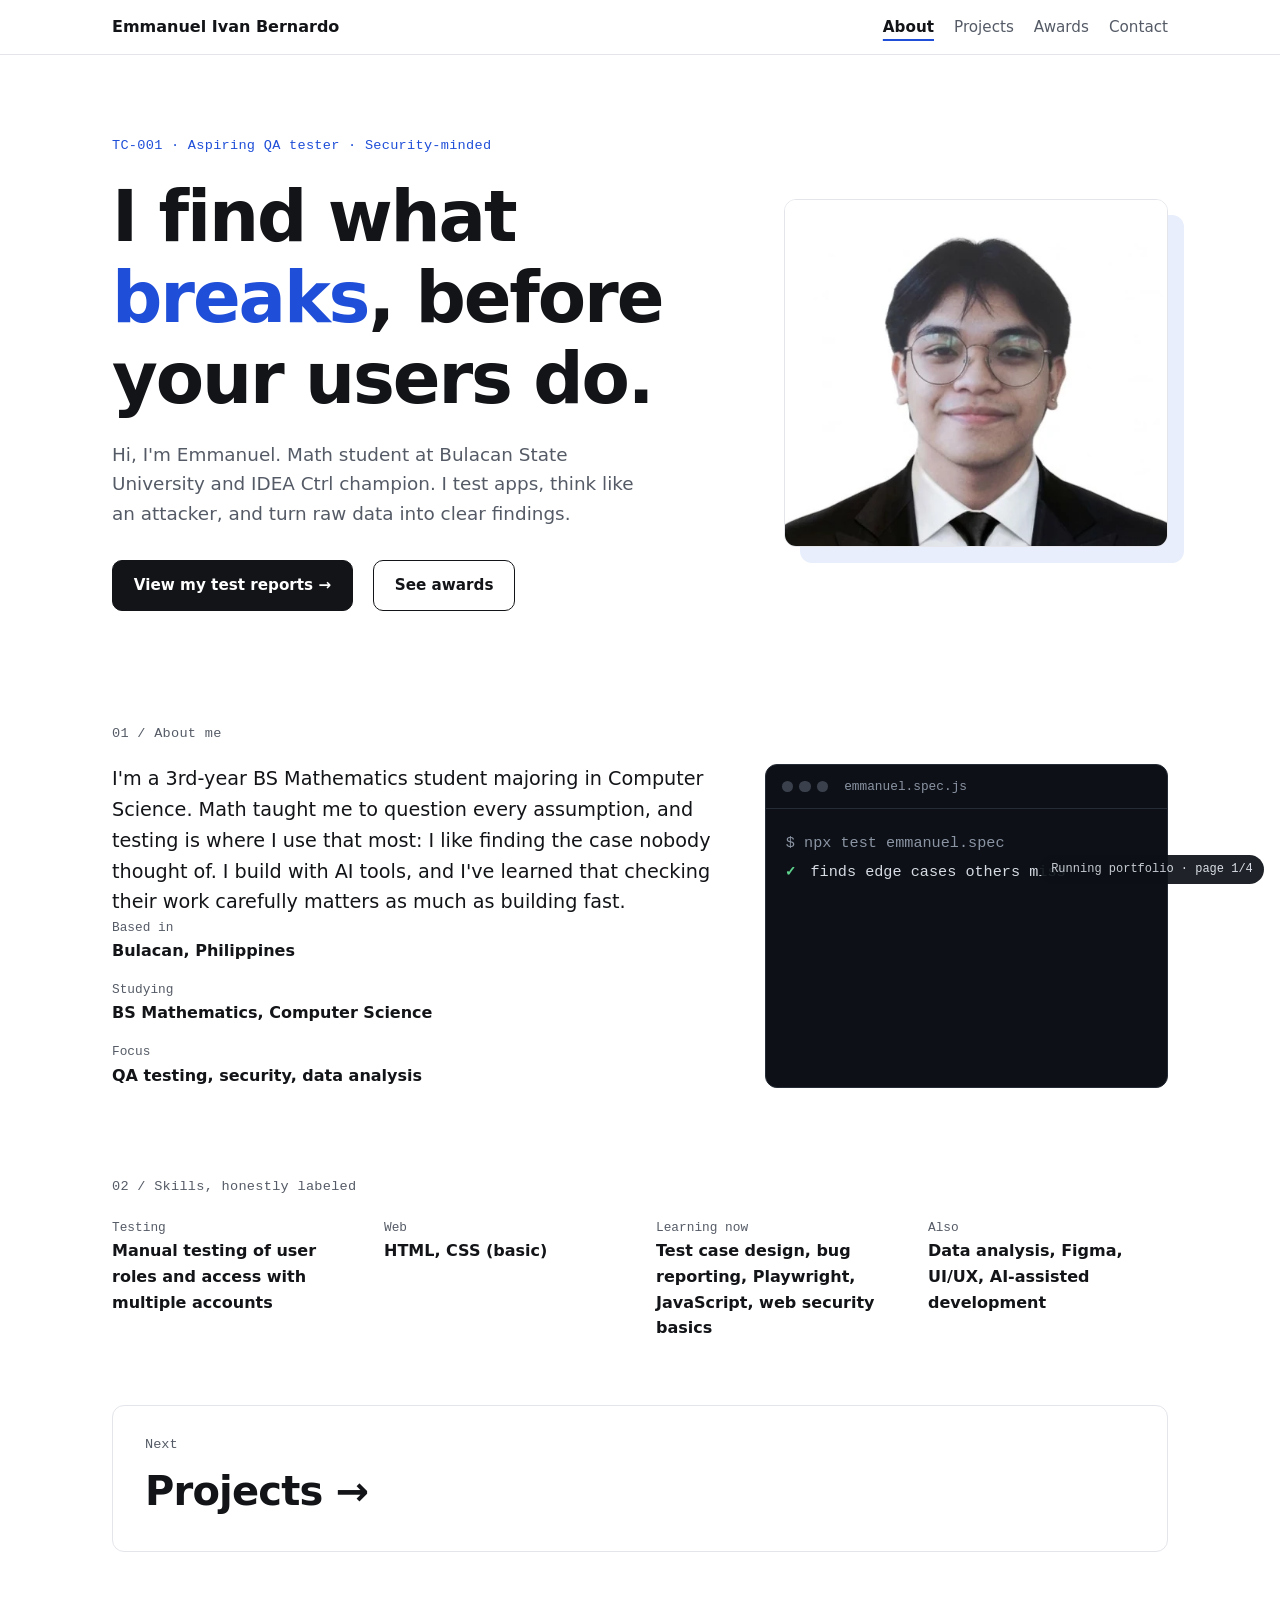
<file: index.html>
<!DOCTYPE html>
<html lang="en">
  <head>
    <meta charset="utf-8">
    <meta name="viewport" content="width=device-width, initial-scale=1">
    <meta name="color-scheme" content="light dark">
    <meta name="description" content="Emmanuel Ivan Bernardo: aspiring QA tester and IDEA Ctrl champion. I find what breaks, before your users do.">
    <title>Emmanuel Ivan's Portfolio</title>
    <link rel="stylesheet" href="styles.css">
    <script src="script.js" defer></script>
  </head>
  <body data-page="1">
    <a class="skip-link" href="#main">Skip to content</a>
    <div class="progress" aria-hidden="true"><div class="progress-bar" id="progress-bar"></div></div>
    <p class="progress-label" id="progress-label" aria-hidden="true"></p>

    <header class="site-header">
      <div class="container header-inner">
        <a class="name" href="index.html">Emmanuel Ivan Bernardo</a>
        <nav aria-label="Main">
          <ul class="nav-list">
            <li><a href="index.html" aria-current="page">About</a></li>
            <li><a href="projects.html">Projects</a></li>
            <li><a href="awards.html">Awards</a></li>
            <li><a href="thanks.html">Contact</a></li>
          </ul>
        </nav>
      </div>
    </header>

    <main id="main">
      <!-- INTRODUCTION -->
      <section class="hero container">
        <div class="hero-text">
          <p class="label">TC-001 · Aspiring QA tester · Security-minded</p>
          <h1>I find what <span class="break-word">breaks</span>, before your users do.</h1>
          <p class="lead">
            Hi, I'm Emmanuel. Math student at Bulacan State University and IDEA Ctrl champion.
            I test apps, think like an attacker, and turn raw data into clear findings.
          </p>
          <div class="hero-actions">
            <a class="button primary" href="projects.html">View my test reports →</a>
            <a class="button secondary" href="awards.html">See awards</a>
          </div>
        </div>
        <figure class="hero-photo">
          <img src="images/portrait-glasses.webp" alt="Portrait of Emmanuel Ivan Bernardo" width="490" height="443">
        </figure>
      </section>

      <!-- ABOUT -->
      <section class="section container reveal" aria-labelledby="about-title">
        <p class="section-label" id="about-title">01 / About me</p>
        <div class="about-grid">
          <div>
            <p class="about-text">
              I'm a 3rd-year BS Mathematics student majoring in Computer Science. Math taught me to
              question every assumption, and testing is where I use that most: I like finding the
              case nobody thought of. I build with AI tools, and I've learned that checking their
              work carefully matters as much as building fast.
            </p>
            <dl class="facts">
              <div><dt>Based in</dt><dd>Bulacan, Philippines</dd></div>
              <div><dt>Studying</dt><dd>BS Mathematics, Computer Science</dd></div>
              <div><dt>Focus</dt><dd>QA testing, security, data analysis</dd></div>
            </dl>
          </div>

          <!-- Signature element: a test run about me. Fully readable without JavaScript. -->
          <figure class="terminal" aria-label="Test run: 4 checks about Emmanuel, all passed">
            <div class="terminal-bar" aria-hidden="true">
              <span></span><span></span><span></span>
              <p>emmanuel.spec.js</p>
            </div>
            <pre class="terminal-body"><code><span class="t-line t-cmd">$ npx test emmanuel.spec</span>
<span class="t-line"><span class="t-pass">✓</span> finds edge cases others miss</span>
<span class="t-line"><span class="t-pass">✓</span> thinks like an attacker</span>
<span class="t-line"><span class="t-pass">✓</span> turns raw data into findings</span>
<span class="t-line"><span class="t-pass">✓</span> checks AI's work, not just uses it</span>
<span class="t-line t-summary">4 passed · 0 failed · ready for QA</span></code></pre>
          </figure>
        </div>
      </section>

      <!-- SKILLS -->
      <section class="section container reveal" aria-labelledby="skills-title">
        <p class="section-label" id="skills-title">02 / Skills, honestly labeled</p>
        <dl class="skills">
          <div><dt>Testing</dt><dd>Manual testing of user roles and access with multiple accounts</dd></div>
          <div><dt>Web</dt><dd>HTML, CSS (basic)</dd></div>
          <div><dt>Learning now</dt><dd>Test case design, bug reporting, Playwright, JavaScript, web security basics</dd></div>
          <div><dt>Also</dt><dd>Data analysis, Figma, UI/UX, AI-assisted development</dd></div>
        </dl>
      </section>

      <nav class="page-next container reveal" aria-label="Next page">
        <a href="projects.html"><span>Next</span>Projects →</a>
      </nav>
    </main>
  </body>
</html>
</file>
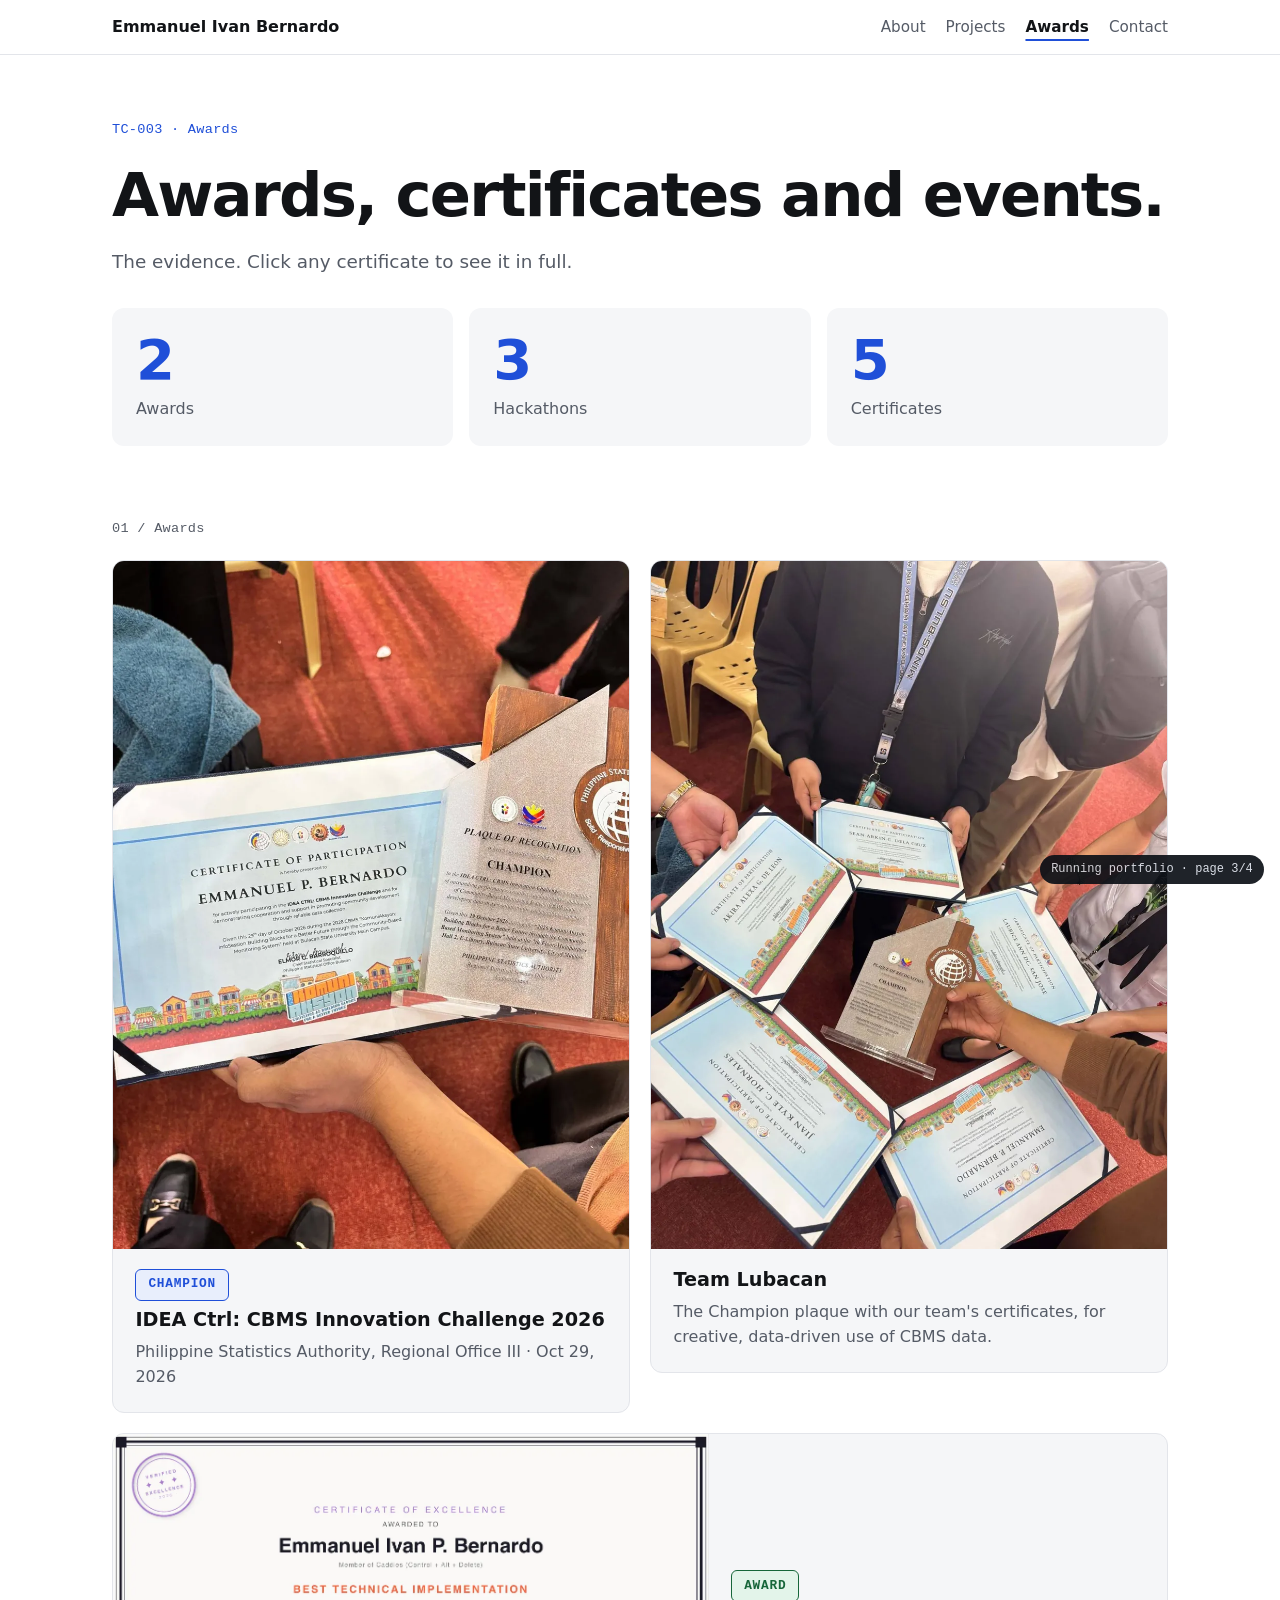
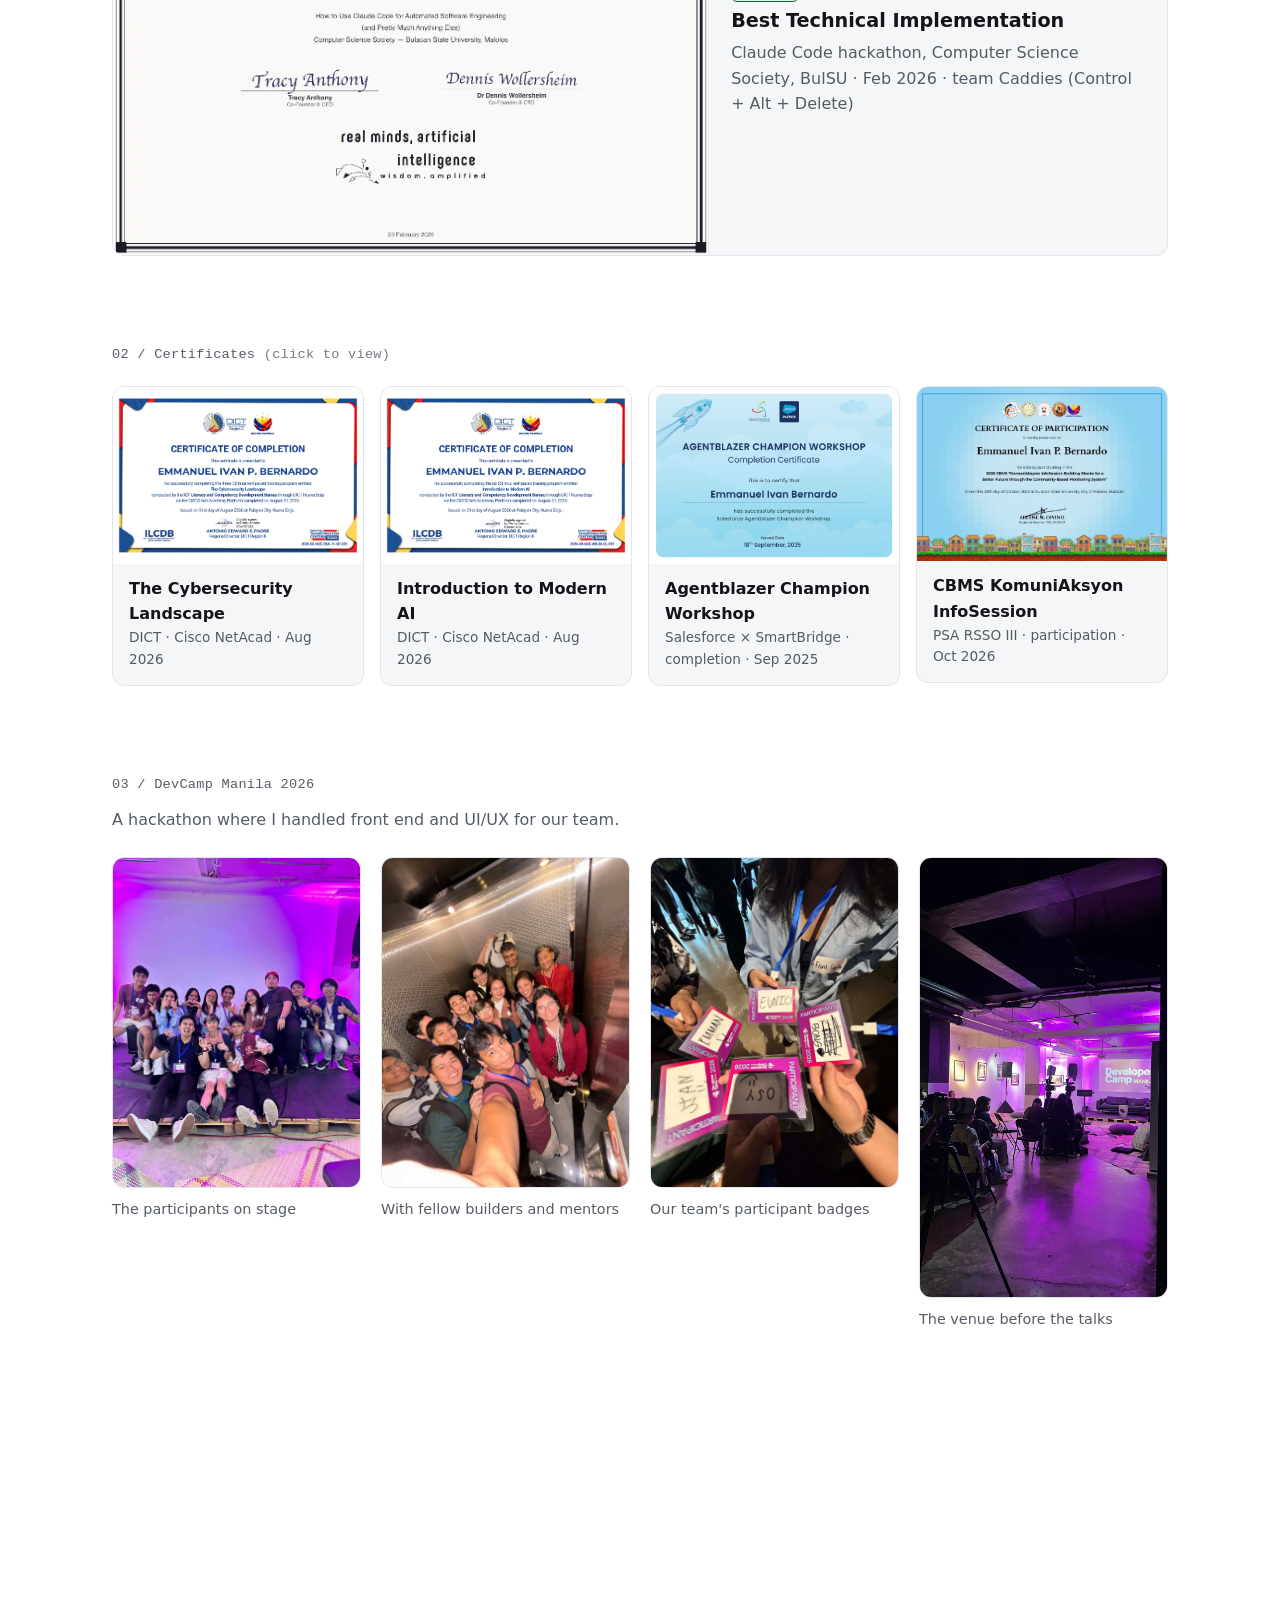
<file: awards.html>
<!DOCTYPE html>
<html lang="en">
  <head>
    <meta charset="utf-8">
    <meta name="viewport" content="width=device-width, initial-scale=1">
    <meta name="color-scheme" content="light dark">
    <meta name="description" content="Awards, certificates and events of Emmanuel Ivan Bernardo.">
    <title>Awards · Emmanuel Ivan's Portfolio</title>
    <link rel="stylesheet" href="styles.css">
    <script src="script.js" defer></script>
  </head>
  <body data-page="3">
    <a class="skip-link" href="#main">Skip to content</a>
    <div class="progress" aria-hidden="true"><div class="progress-bar" id="progress-bar"></div></div>
    <p class="progress-label" id="progress-label" aria-hidden="true"></p>

    <header class="site-header">
      <div class="container header-inner">
        <a class="name" href="index.html">Emmanuel Ivan Bernardo</a>
        <nav aria-label="Main">
          <ul class="nav-list">
            <li><a href="index.html">About</a></li>
            <li><a href="projects.html">Projects</a></li>
            <li><a href="awards.html" aria-current="page">Awards</a></li>
            <li><a href="thanks.html">Contact</a></li>
          </ul>
        </nav>
      </div>
    </header>

    <main id="main" class="container">
      <header class="page-head">
        <p class="label">TC-003 · Awards</p>
        <h1>Awards, certificates and events.</h1>
        <p class="lead">The evidence. Click any certificate to see it in full.</p>
      </header>

      <ul class="stats reveal">
        <li><span class="stat-number">2</span><span class="stat-label">Awards</span></li>
        <li><span class="stat-number">3</span><span class="stat-label">Hackathons</span></li>
        <li><span class="stat-number">5</span><span class="stat-label">Certificates</span></li>
      </ul>

      <section class="section" aria-labelledby="awards-title">
        <p class="section-label reveal" id="awards-title">01 / Awards</p>
        <div class="bento">
          <article class="tile reveal">
            <img src="images/psa-champion.webp" alt="Emmanuel holding his IDEA Ctrl certificate next to the Champion plaque from the Philippine Statistics Authority" width="1000" height="1333" loading="lazy">
            <div class="tile-text">
              <span class="status champion">Champion</span>
              <h3>IDEA Ctrl: CBMS Innovation Challenge 2026</h3>
              <p>Philippine Statistics Authority, Regional Office III · Oct 29, 2026</p>
            </div>
          </article>

          <article class="tile reveal">
            <img src="images/psa-team.webp" alt="The IDEA Ctrl Champion plaque surrounded by the team's certificates" width="1000" height="1333" loading="lazy">
            <div class="tile-text">
              <h3>Team Lubacan</h3>
              <p>The Champion plaque with our team's certificates, for creative, data-driven use of CBMS data.</p>
            </div>
          </article>

          <article class="tile tile-wide reveal">
            <button type="button" class="cert-open" data-full="images/cert-best-technical.webp" data-title="Certificate of Excellence: Best Technical Implementation">
              <img src="images/cert-best-technical.webp" alt="Certificate of Excellence for Best Technical Implementation" width="1287" height="909" loading="lazy">
            </button>
            <div class="tile-text">
              <span class="status pass">Award</span>
              <h3>Best Technical Implementation</h3>
              <p>Claude Code hackathon, Computer Science Society, BulSU · Feb 2026 · team Caddies (Control + Alt + Delete)</p>
            </div>
          </article>
        </div>
      </section>

      <section class="section" aria-labelledby="certs-title">
        <p class="section-label reveal" id="certs-title">02 / Certificates <span class="hint">(click to view)</span></p>
        <ul class="cert-grid reveal">
          <li>
            <button type="button" class="cert-open" data-full="images/cert-cybersecurity.webp" data-title="The Cybersecurity Landscape · DICT via Cisco NetAcad">
              <img src="images/cert-cybersecurity.webp" alt="" width="1287" height="910" loading="lazy">
              <span class="cert-name">The Cybersecurity Landscape</span>
              <span class="cert-meta">DICT · Cisco NetAcad · Aug 2026</span>
            </button>
          </li>
          <li>
            <button type="button" class="cert-open" data-full="images/cert-modern-ai.webp" data-title="Introduction to Modern AI · DICT via Cisco NetAcad">
              <img src="images/cert-modern-ai.webp" alt="" width="1287" height="910" loading="lazy">
              <span class="cert-name">Introduction to Modern AI</span>
              <span class="cert-meta">DICT · Cisco NetAcad · Aug 2026</span>
            </button>
          </li>
          <li>
            <button type="button" class="cert-open" data-full="images/cert-agentblazer.webp" data-title="Salesforce Agentblazer Champion Workshop (completion)">
              <img src="images/cert-agentblazer.webp" alt="" width="1400" height="990" loading="lazy">
              <span class="cert-name">Agentblazer Champion Workshop</span>
              <span class="cert-meta">Salesforce × SmartBridge · completion · Sep 2025</span>
            </button>
          </li>
          <li>
            <button type="button" class="cert-open" data-full="images/cert-psa-participation.webp" data-title="CBMS KomuniAksyon InfoSession · PSA">
              <img src="images/cert-psa-participation.webp" alt="" width="1243" height="868" loading="lazy">
              <span class="cert-name">CBMS KomuniAksyon InfoSession</span>
              <span class="cert-meta">PSA RSSO III · participation · Oct 2026</span>
            </button>
          </li>
        </ul>
      </section>

      <section class="section" aria-labelledby="devcamp-title">
        <p class="section-label reveal" id="devcamp-title">03 / DevCamp Manila 2026</p>
        <p class="section-intro reveal">A hackathon where I handled front end and UI/UX for our team.</p>
        <div class="gallery reveal">
          <figure>
            <img src="images/devcamp-group.webp" alt="Participants posing together on stage at DevCamp Manila 2026" width="1000" height="1333" loading="lazy">
            <figcaption>The participants on stage</figcaption>
          </figure>
          <figure>
            <img src="images/devcamp-team.webp" alt="Group selfie with fellow participants and mentors at DevCamp Manila 2026" width="1000" height="1333" loading="lazy">
            <figcaption>With fellow builders and mentors</figcaption>
          </figure>
          <figure>
            <img src="images/devcamp-badges.webp" alt="Our team's DevCamp Manila 2026 participant badges held together, one reading EMMAN" width="1000" height="1333" loading="lazy">
            <figcaption>Our team's participant badges</figcaption>
          </figure>
          <figure>
            <img src="images/devcamp-venue.webp" alt="The DevCamp Manila venue lit in purple, with the event title on the screen" width="900" height="1600" loading="lazy">
            <figcaption>The venue before the talks</figcaption>
          </figure>
        </div>
      </section>

      <nav class="page-next reveal" aria-label="Next page">
        <a href="thanks.html"><span>Last page</span>Contact →</a>
      </nav>
    </main>

    <!-- Certificate viewer (native dialog: Esc closes it) -->
    <dialog class="viewer" id="viewer" aria-labelledby="viewer-title">
      <div class="viewer-head">
        <p id="viewer-title"></p>
        <button type="button" class="viewer-close" id="viewer-close" aria-label="Close">✕</button>
      </div>
      <img id="viewer-img" alt="">
    </dialog>
  </body>
</html>
</file>
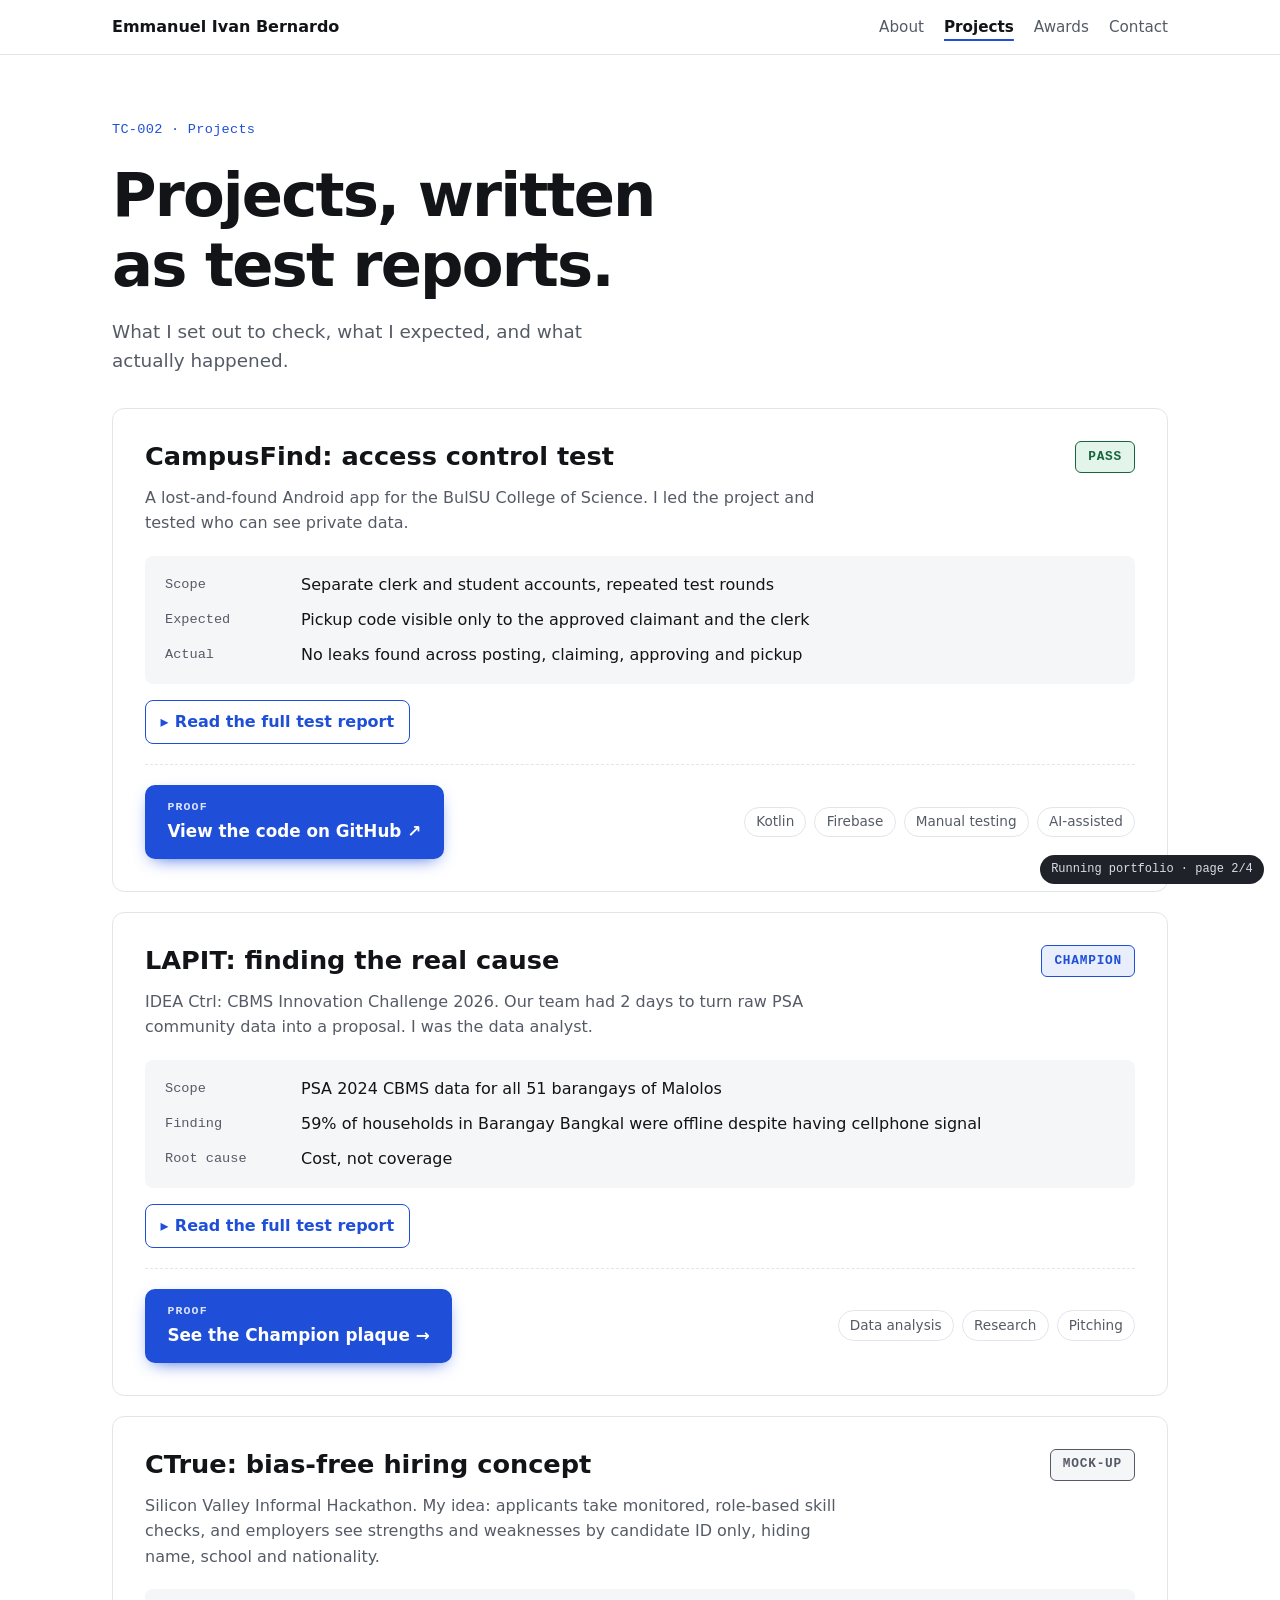
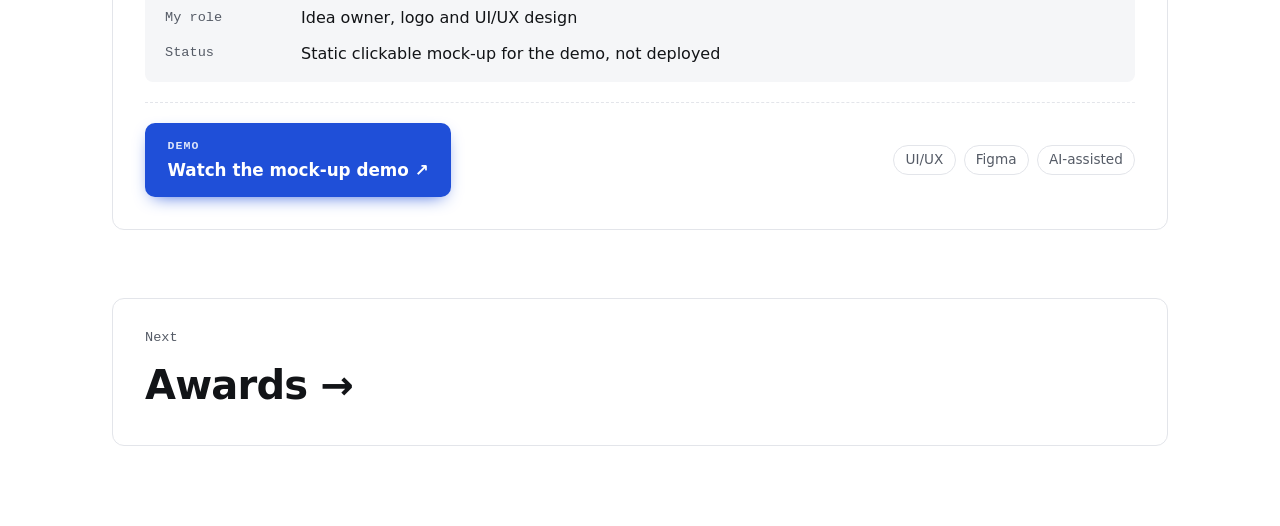
<file: projects.html>
<!DOCTYPE html>
<html lang="en">
  <head>
    <meta charset="utf-8">
    <meta name="viewport" content="width=device-width, initial-scale=1">
    <meta name="color-scheme" content="light dark">
    <meta name="description" content="Projects by Emmanuel Ivan Bernardo, written as test reports.">
    <title>Projects · Emmanuel Ivan's Portfolio</title>
    <link rel="stylesheet" href="styles.css">
    <script src="script.js" defer></script>
  </head>
  <body data-page="2">
    <a class="skip-link" href="#main">Skip to content</a>
    <div class="progress" aria-hidden="true"><div class="progress-bar" id="progress-bar"></div></div>
    <p class="progress-label" id="progress-label" aria-hidden="true"></p>

    <header class="site-header">
      <div class="container header-inner">
        <a class="name" href="index.html">Emmanuel Ivan Bernardo</a>
        <nav aria-label="Main">
          <ul class="nav-list">
            <li><a href="index.html">About</a></li>
            <li><a href="projects.html" aria-current="page">Projects</a></li>
            <li><a href="awards.html">Awards</a></li>
            <li><a href="thanks.html">Contact</a></li>
          </ul>
        </nav>
      </div>
    </header>

    <main id="main" class="container">
      <header class="page-head">
        <p class="label">TC-002 · Projects</p>
        <h1>Projects, written as test reports.</h1>
        <p class="lead">What I set out to check, what I expected, and what actually happened.</p>
      </header>

      <article class="report reveal">
        <header class="report-head">
          <h2>CampusFind: access control test</h2>
          <span class="status pass">Pass</span>
        </header>
        <p class="report-intro">
          A lost-and-found Android app for the BulSU College of Science. I led the project
          and tested who can see private data.
        </p>
        <dl class="report-rows">
          <div><dt>Scope</dt><dd>Separate clerk and student accounts, repeated test rounds</dd></div>
          <div><dt>Expected</dt><dd>Pickup code visible only to the approved claimant and the clerk</dd></div>
          <div><dt>Actual</dt><dd>No leaks found across posting, claiming, approving and pickup</dd></div>
        </dl>
        <details class="full-report">
          <summary>Read the full test report</summary>
          <ol class="steps">
            <li>Logged in as a student and posted a found item with hidden details.</li>
            <li>Logged in as a second student and claimed it using the hidden details.</li>
            <li>Logged in as the clerk and approved the claim, generating a pickup code.</li>
            <li>Checked that the claimant and the clerk could see the code.</li>
            <li>Logged in as other students, including ones who had posted items, and confirmed the code never appeared.</li>
            <li>Repeated the rounds several times with different items.</li>
          </ol>
        </details>
        <div class="proof">
          <a class="proof-button" href="https://github.com/senju-zei/campus-find">
            <span class="proof-kicker">Proof</span>
            <span class="proof-title">View the code on GitHub ↗</span>
          </a>
          <ul class="tags" aria-label="Tools">
            <li>Kotlin</li><li>Firebase</li><li>Manual testing</li><li>AI-assisted</li>
          </ul>
        </div>
      </article>

      <article class="report reveal">
        <header class="report-head">
          <h2>LAPIT: finding the real cause</h2>
          <span class="status champion">Champion</span>
        </header>
        <p class="report-intro">
          IDEA Ctrl: CBMS Innovation Challenge 2026. Our team had 2 days to turn raw PSA
          community data into a proposal. I was the data analyst.
        </p>
        <dl class="report-rows">
          <div><dt>Scope</dt><dd>PSA 2024 CBMS data for all 51 barangays of Malolos</dd></div>
          <div><dt>Finding</dt><dd>59% of households in Barangay Bangkal were offline despite having cellphone signal</dd></div>
          <div><dt>Root cause</dt><dd>Cost, not coverage</dd></div>
        </dl>
        <details class="full-report">
          <summary>Read the full test report</summary>
          <ol class="steps">
            <li>Compared 9 deprivation indicators across all 51 barangays; Bangkal ranked worst by a wide margin.</li>
            <li>Noticed the barangay had cellphone signal, so missing coverage couldn't explain 59% of homes being offline.</li>
            <li>Concluded cost was the likely barrier, tied to the 2005 relocation that moved families far from their jobs.</li>
            <li>The team proposed LAPIT: a barangay work hub with free Wi-Fi, job training and matching, and a food-aid bridge.</li>
          </ol>
        </details>
        <div class="proof">
          <a class="proof-button" href="awards.html">
            <span class="proof-kicker">Proof</span>
            <span class="proof-title">See the Champion plaque →</span>
          </a>
          <ul class="tags" aria-label="Skills">
            <li>Data analysis</li><li>Research</li><li>Pitching</li>
          </ul>
        </div>
      </article>

      <article class="report reveal">
        <header class="report-head">
          <h2>CTrue: bias-free hiring concept</h2>
          <span class="status mockup">Mock-up</span>
        </header>
        <p class="report-intro">
          Silicon Valley Informal Hackathon. My idea: applicants take monitored, role-based
          skill checks, and employers see strengths and weaknesses by candidate ID only,
          hiding name, school and nationality.
        </p>
        <dl class="report-rows">
          <div><dt>My role</dt><dd>Idea owner, logo and UI/UX design</dd></div>
          <div><dt>Status</dt><dd>Static clickable mock-up for the demo, not deployed</dd></div>
        </dl>
        <div class="proof">
          <a class="proof-button" href="https://drive.google.com/drive/folders/12bDjslDwPS8wVW2C4FF5KBVAPuTs-OBn?usp=sharing">
            <span class="proof-kicker">Demo</span>
            <span class="proof-title">Watch the mock-up demo ↗</span>
          </a>
          <ul class="tags" aria-label="Skills">
            <li>UI/UX</li><li>Figma</li><li>AI-assisted</li>
          </ul>
        </div>
      </article>

      <nav class="page-next reveal" aria-label="Next page">
        <a href="awards.html"><span>Next</span>Awards →</a>
      </nav>
    </main>
  </body>
</html>
</file>
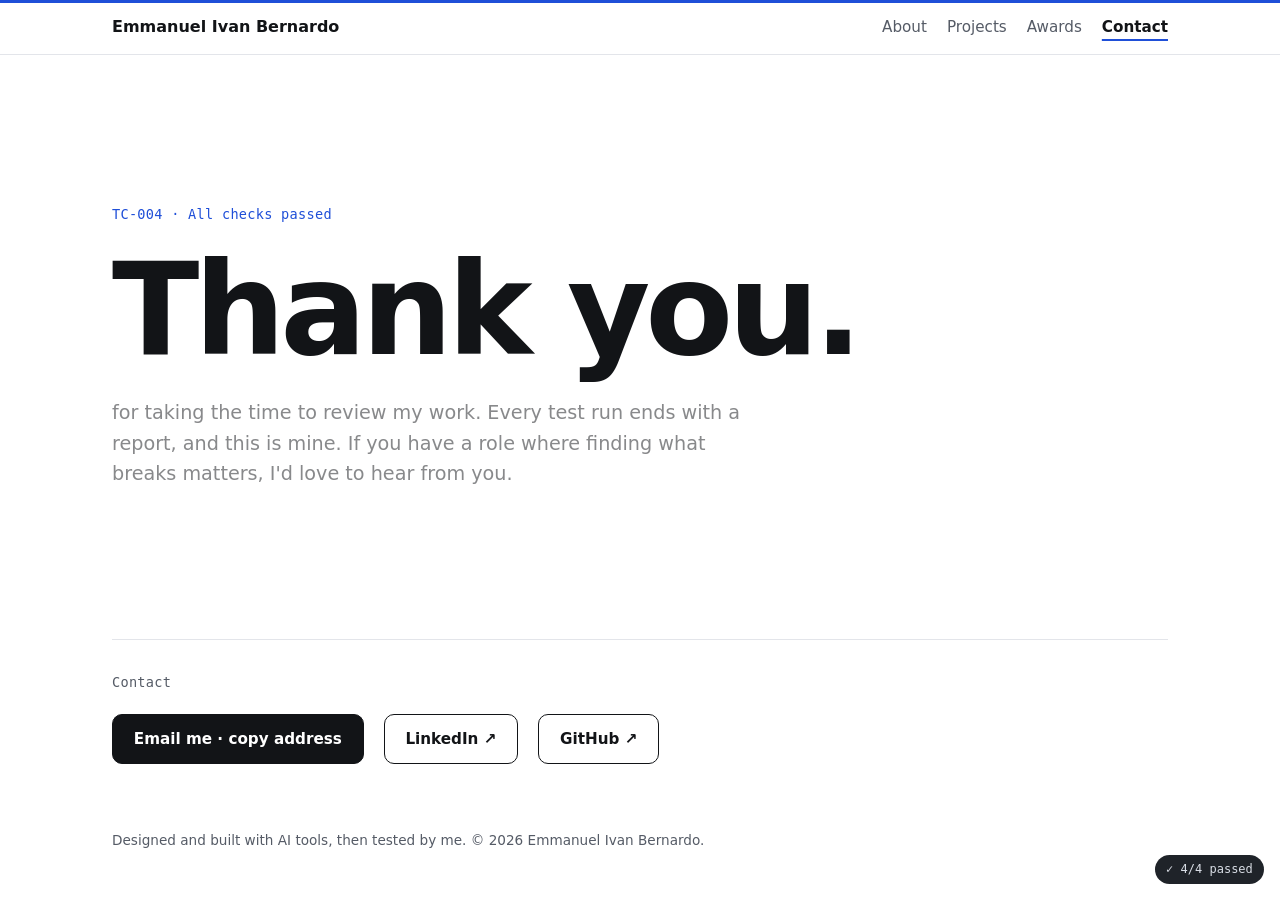
<file: thanks.html>
<!DOCTYPE html>
<html lang="en">
  <head>
    <meta charset="utf-8">
    <meta name="viewport" content="width=device-width, initial-scale=1">
    <meta name="color-scheme" content="light dark">
    <meta name="description" content="Contact Emmanuel Ivan Bernardo.">
    <title>Thank you · Emmanuel Ivan's Portfolio</title>
    <link rel="stylesheet" href="styles.css">
    <script src="script.js" defer></script>
  </head>
  <body data-page="4" class="thanks-page">
    <a class="skip-link" href="#main">Skip to content</a>
    <div class="progress" aria-hidden="true"><div class="progress-bar" id="progress-bar"></div></div>
    <p class="progress-label" id="progress-label" aria-hidden="true"></p>

    <header class="site-header">
      <div class="container header-inner">
        <a class="name" href="index.html">Emmanuel Ivan Bernardo</a>
        <nav aria-label="Main">
          <ul class="nav-list">
            <li><a href="index.html">About</a></li>
            <li><a href="projects.html">Projects</a></li>
            <li><a href="awards.html">Awards</a></li>
            <li><a href="thanks.html" aria-current="page">Contact</a></li>
          </ul>
        </nav>
      </div>
    </header>

    <main id="main" class="thanks container">
      <div class="thanks-message">
        <p class="label">TC-004 · All checks passed</p>
        <h1>Thank you.</h1>
        <p class="thanks-sub">
          for taking the time to review my work. Every test run ends with a report,
          and this is mine. If you have a role where finding what breaks matters, I'd love to hear from you.
        </p>
      </div>

      <footer class="thanks-contact" id="contact">
        <p class="section-label">Contact</p>
        <div class="contact-actions">
          <button type="button" class="button primary" id="email-button" data-email="emmanivan777@gmail.com">
            Email me · copy address
          </button>
          <a class="button secondary" href="https://www.linkedin.com/in/emmanuel-ivan-bernardo-8b982b3b2/" rel="me">LinkedIn ↗</a>
          <a class="button secondary" href="https://github.com/senju-zei" rel="me">GitHub ↗</a>
        </div>
        <p class="copy-status" id="copy-status" role="status"></p>
        <p class="credit">Designed and built with AI tools, then tested by me. © 2026 Emmanuel Ivan Bernardo.</p>
      </footer>
    </main>
  </body>
</html>
</file>
<file: styles.css>
/* ==========================================================
   Portfolio styles: Swiss-style grid, one cobalt accent
   1. Tokens   2. Base   3. Layout   4. Components
   5. Animations (all switch off with reduced motion)
   Photos are never cropped: every image keeps its full shape.
   ========================================================== */

/* ---------- 1. Tokens ---------- */
:root {
  color-scheme: light dark;

  --bg: #ffffff;
  --surface: #f5f6f8;
  --text: #121417;
  --muted: #555b66;
  --border: #e3e5ea;
  --accent: #1f4fd8;        /* cobalt: 6.6:1 contrast on white */
  --accent-soft: #e8eefc;
  --pass: #17663a;
  --pass-soft: #e3f4ea;

  /* The terminal stays dark in both themes, like a real one */
  --term-bg: #0d1117;
  --term-text: #d6dbe4;
  --term-muted: #8b94a3;
  --term-pass: #5fd38d;

  --max: 66rem;
  --radius: 12px;
  --ease: cubic-bezier(0.2, 0.7, 0.2, 1);
}

@media (prefers-color-scheme: dark) {
  :root {
    --bg: #0f1115;
    --surface: #181b21;
    --text: #eceef2;
    --muted: #a3a9b5;
    --border: #2a2e37;
    --accent: #8fa8ff;
    --accent-soft: #1d2540;
    --pass: #6fd69a;
    --pass-soft: #15291e;
    --term-bg: #07090d;
  }
}

/* ---------- 2. Base ---------- */
*,
*::before,
*::after {
  box-sizing: border-box;
}

html {
  scroll-behavior: smooth;
  scroll-padding-top: 5rem;
}

body {
  margin: 0;
  background: var(--bg);
  color: var(--text);
  font-family: "Segoe UI", system-ui, -apple-system, Roboto, sans-serif;
  font-size: 1rem;
  line-height: 1.6;
}

h1,
h2,
h3 {
  margin: 0;
  line-height: 1.15;
  text-wrap: balance;
}

a {
  color: inherit;
}

img {
  display: block;
  max-width: 100%;
  height: auto;            /* keep the full photo, never stretched or cropped */
}

:focus-visible {
  outline: 3px solid var(--accent);
  outline-offset: 3px;
}

.skip-link {
  position: absolute;
  left: 1rem;
  top: -3rem;
  padding: 0.5rem 1rem;
  background: var(--text);
  color: var(--bg);
  z-index: 20;
}

.skip-link:focus {
  top: 1rem;
}

/* ---------- 3. Layout ---------- */
.container {
  width: min(100% - 2.5rem, var(--max));
  margin-inline: auto;
}

/* Test-run progress bar at the very top */
.progress {
  position: fixed;
  inset: 0 0 auto 0;
  height: 3px;
  z-index: 15;
}

.progress-bar {
  height: 100%;
  width: 100%;
  transform-origin: left;
  transform: scaleX(0);
  background: var(--accent);
}

.progress-label {
  margin: 0;
  z-index: 15;
  position: fixed;
  right: 1rem;
  bottom: 1rem;
  padding: 0.3rem 0.7rem;
  border-radius: 999px;
  background: var(--term-bg);
  color: var(--term-text);
  font-family: Consolas, "Cascadia Mono", monospace;
  font-size: 0.75rem;
  opacity: 0.92;
}

.site-header {
  position: sticky;
  top: 0;
  z-index: 10;
  background: color-mix(in srgb, var(--bg) 88%, transparent);
  backdrop-filter: blur(8px);
  border-bottom: 1px solid var(--border);
}

.header-inner {
  display: flex;
  flex-wrap: wrap;
  align-items: center;
  justify-content: space-between;
  gap: 0.5rem 1.5rem;
  padding-block: 0.9rem;
}

.name {
  font-weight: 700;
  text-decoration: none;
}

.nav-list {
  display: flex;
  flex-wrap: wrap;
  gap: 0.25rem 1.25rem;
  list-style: none;
  margin: 0;
  padding: 0;
}

.nav-list a {
  color: var(--muted);
  text-decoration: none;
  font-size: 0.95rem;
}

.nav-list a:hover {
  color: var(--text);
}

.section {
  padding-block: 4.5rem 1rem;
}

.section-label,
.label {
  margin: 0 0 1.25rem;
  font-family: Consolas, "Cascadia Mono", monospace;
  font-size: 0.85rem;
  color: var(--muted);
  letter-spacing: 0.02em;
}

.label {
  color: var(--accent);
}

/* ---------- 4. Components ---------- */

/* Hero */
.hero {
  display: grid;
  grid-template-columns: minmax(0, 1.25fr) minmax(0, 1fr);
  gap: 3rem;
  align-items: center;
  padding-block: 5rem 2.5rem;
}

.hero h1 {
  font-size: clamp(2.4rem, 1.4rem + 4vw, 4.4rem);
  font-weight: 800;
  letter-spacing: -0.03em;
  margin-bottom: 1.25rem;
}

.break-word {
  color: var(--accent);
  display: inline-block;
}

.lead {
  max-width: 46ch;
  margin: 0 0 2rem;
  color: var(--muted);
  font-size: 1.15rem;
}

.hero-actions,
.contact-actions {
  display: flex;
  flex-wrap: wrap;
  align-items: center;
  gap: 0.75rem 1.25rem;
}

/* Terminal */
.terminal {
  margin: 0;
  border-radius: var(--radius);
  background: var(--term-bg);
  color: var(--term-text);
  border: 1px solid #262c36;
  overflow: hidden;
}

.terminal-bar {
  display: flex;
  align-items: center;
  gap: 0.4rem;
  padding: 0.7rem 1rem;
  border-bottom: 1px solid #262c36;
}

.terminal-bar span {
  width: 0.7rem;
  height: 0.7rem;
  border-radius: 50%;
  background: #3a414d;
}

.terminal-bar p {
  margin: 0 0 0 0.6rem;
  font-family: Consolas, "Cascadia Mono", monospace;
  font-size: 0.8rem;
  color: var(--term-muted);
}

.terminal-body {
  margin: 0;
  padding: 1.25rem 1.25rem 1.5rem;
  font-family: Consolas, "Cascadia Mono", monospace;
  font-size: clamp(0.82rem, 0.75rem + 0.3vw, 0.95rem);
  line-height: 1.9;
  white-space: pre-wrap;
}

.t-cmd {
  color: var(--term-muted);
}

.t-pass {
  color: var(--term-pass);
  font-weight: 700;
  margin-right: 0.4rem;
}

.t-summary {
  display: inline-block;
  margin-top: 0.4rem;
  color: var(--term-pass);
  font-weight: 700;
}

/* Buttons */
.button {
  font: inherit;
  font-weight: 600;
  font-size: 0.95rem;
  padding: 0.75rem 1.3rem;
  border-radius: 10px;
  border: 1.5px solid var(--text);
  text-decoration: none;
  cursor: pointer;
  transition: transform 0.2s var(--ease), background-color 0.2s, color 0.2s;
}

.button.primary {
  background: var(--text);
  color: var(--bg);
}

.button.secondary {
  background: transparent;
  color: var(--text);
}

.button:hover {
  transform: translateY(-2px);
}

.button.secondary:hover {
  background: var(--text);
  color: var(--bg);
}

.text-link {
  color: var(--accent);
  font-weight: 600;
  text-underline-offset: 0.25em;
}

/* About */
.about-grid {
  display: grid;
  grid-template-columns: minmax(0, 1.5fr) minmax(0, 1fr);
  gap: 3rem;
}

.about-text {
  margin: 0;
  font-size: 1.2rem;
  max-width: 60ch;
}

.facts,
.skills {
  margin: 0;
  display: grid;
  gap: 1rem;
}

.skills {
  grid-template-columns: repeat(auto-fit, minmax(14rem, 1fr));
  gap: 1.5rem 2rem;
}

.facts dt,
.skills dt {
  font-family: Consolas, "Cascadia Mono", monospace;
  font-size: 0.8rem;
  color: var(--muted);
}

.facts dd,
.skills dd {
  margin: 0;
  font-weight: 600;
}

/* Project cards written as test reports */
.report {
  border: 1px solid var(--border);
  border-radius: var(--radius);
  padding: clamp(1.25rem, 0.8rem + 1.5vw, 2rem);
  margin-bottom: 1.25rem;
  transition: transform 0.25s var(--ease), border-color 0.25s;
}

.report:hover {
  transform: translateY(-3px);
  border-color: var(--accent);
}

.report-head {
  display: flex;
  flex-wrap: wrap;
  align-items: center;
  justify-content: space-between;
  gap: 0.75rem;
  margin-bottom: 0.75rem;
}

.report h2 {
  font-size: clamp(1.25rem, 1rem + 1vw, 1.6rem);
  font-weight: 700;
}

.report-intro {
  margin: 0 0 1.25rem;
  color: var(--muted);
  max-width: 70ch;
}

.report-rows {
  display: grid;
  gap: 0.6rem;
  margin: 0 0 1rem;
  padding: 1rem 1.25rem;
  background: var(--surface);
  border-radius: 8px;
}

.report-rows div {
  display: grid;
  grid-template-columns: 7.5rem minmax(0, 1fr);
  gap: 1rem;
}

.report-rows dt {
  font-family: Consolas, "Cascadia Mono", monospace;
  font-size: 0.85rem;
  color: var(--muted);
  padding-top: 0.1rem;
}

.report-rows dd {
  margin: 0;
}

/* Expandable "View full report" */
.full-report {
  margin-bottom: 1rem;
}

.full-report summary {
  cursor: pointer;
  color: var(--accent);
  font-weight: 600;
  width: fit-content;
}

.steps {
  margin: 0.75rem 0 0;
  padding-left: 1.4rem;
  display: grid;
  gap: 0.4rem;
  color: var(--muted);
}

.report-foot {
  display: flex;
  flex-wrap: wrap;
  align-items: center;
  justify-content: space-between;
  gap: 0.75rem;
}

/* Status stamps */
.status {
  display: inline-block;
  font-family: Consolas, "Cascadia Mono", monospace;
  font-size: 0.8rem;
  font-weight: 700;
  text-transform: uppercase;
  letter-spacing: 0.06em;
  padding: 0.3rem 0.75rem;
  border-radius: 6px;
  border: 1.5px solid currentColor;
}

.status.pass { color: var(--pass); background: var(--pass-soft); }
.status.champion { color: var(--accent); background: var(--accent-soft); }
.status.mockup { color: var(--muted); background: var(--surface); }

.tags {
  display: flex;
  flex-wrap: wrap;
  gap: 0.5rem;
  list-style: none;
  margin: 0;
  padding: 0;
}

.tags li {
  font-size: 0.85rem;
  padding: 0.2rem 0.7rem;
  border: 1px solid var(--border);
  border-radius: 999px;
  color: var(--muted);
}

/* Awards: tiles keep each image's natural shape */
.bento {
  display: grid;
  grid-template-columns: repeat(2, minmax(0, 1fr));
  gap: 1.25rem;
  align-items: start;
}

.tile {
  border: 1px solid var(--border);
  border-radius: var(--radius);
  overflow: hidden;
  background: var(--surface);
  transition: transform 0.25s var(--ease), border-color 0.25s;
}

.tile:hover {
  transform: translateY(-3px);
  border-color: var(--accent);
}

.tile img {
  width: 100%;
}

.tile-wide {
  grid-column: 1 / -1;
  display: grid;
  grid-template-columns: minmax(0, 1.3fr) minmax(0, 1fr);
  align-items: center;
}

.tile-text {
  display: grid;
  gap: 0.5rem;
  padding: 1.25rem 1.4rem 1.4rem;
  justify-items: start;
}

.tile-text h3 {
  font-size: 1.2rem;
}

.tile-text p {
  margin: 0;
  color: var(--muted);
}

.sub-heading {
  margin: 3rem 0 1rem;
  font-size: 1.1rem;
}

.sub-heading span {
  color: var(--muted);
  font-weight: 400;
  font-size: 0.9rem;
}

/* Certificate thumbnails */
.cert-open {
  display: block;
  width: 100%;
  padding: 0;
  border: 0;
  background: none;
  color: inherit;
  font: inherit;
  text-align: left;
  cursor: zoom-in;
}

.cert-grid {
  display: grid;
  grid-template-columns: repeat(auto-fit, minmax(14rem, 1fr));
  gap: 1rem;
  list-style: none;
  margin: 0;
  padding: 0;
}

.cert-grid .cert-open {
  border: 1px solid var(--border);
  border-radius: var(--radius);
  overflow: hidden;
  background: var(--surface);
  transition: transform 0.25s var(--ease), border-color 0.25s;
}

.cert-grid .cert-open:hover {
  transform: translateY(-3px);
  border-color: var(--accent);
}

.cert-name,
.cert-meta {
  display: block;
  padding-inline: 1rem;
}

.cert-name {
  padding-top: 0.75rem;
  font-weight: 700;
}

.cert-meta {
  padding-bottom: 0.9rem;
  color: var(--muted);
  font-size: 0.85rem;
}

/* Event photos */
.gallery {
  display: grid;
  grid-template-columns: repeat(auto-fit, minmax(13rem, 1fr));
  gap: 1.25rem;
  align-items: start;
  margin-bottom: 2rem;
}

.gallery figure {
  margin: 0;
}

.gallery img {
  width: 100%;
  border-radius: var(--radius);
  border: 1px solid var(--border);
}

.gallery figcaption {
  margin-top: 0.6rem;
  color: var(--muted);
  font-size: 0.9rem;
}

/* Numbers */
.stats {
  display: grid;
  grid-template-columns: repeat(auto-fit, minmax(9rem, 1fr));
  gap: 1rem;
  list-style: none;
  margin: 0;
  padding: 0;
}

.stats li {
  display: grid;
  padding: 1.5rem;
  background: var(--surface);
  border-radius: var(--radius);
}

.stat-number {
  font-size: clamp(2.5rem, 2rem + 2vw, 3.5rem);
  font-weight: 800;
  line-height: 1;
  color: var(--accent);
}

.stat-label {
  color: var(--muted);
  margin-top: 0.5rem;
}

/* Contact / footer */
.site-footer {
  margin-top: 4rem;
  padding-block: 4rem 4rem;
  border-top: 1px solid var(--border);
}

.contact-line {
  margin: 0 0 1.75rem;
  font-size: clamp(2rem, 1.4rem + 2.5vw, 3.25rem);
  font-weight: 800;
  letter-spacing: -0.02em;
  line-height: 1.1;
}

.copy-status {
  min-height: 1.6em;
  margin: 1rem 0 0;
  color: var(--pass);
  font-weight: 600;
}

.credit {
  margin: 2.5rem 0 0;
  color: var(--muted);
  font-size: 0.85rem;
}

/* Certificate viewer */
.viewer {
  width: min(100% - 2rem, 60rem);
  max-height: calc(100vh - 2rem);
  padding: 0;
  border: 1px solid var(--border);
  border-radius: var(--radius);
  background: var(--bg);
  color: var(--text);
}

.viewer::backdrop {
  background: rgb(0 0 0 / 0.7);
}

.viewer-head {
  display: flex;
  align-items: center;
  justify-content: space-between;
  gap: 1rem;
  padding: 0.75rem 1rem;
  border-bottom: 1px solid var(--border);
}

.viewer-head p {
  margin: 0;
  font-weight: 600;
}

.viewer-close {
  font: inherit;
  font-size: 1.1rem;
  width: 2.25rem;
  height: 2.25rem;
  border: 1px solid var(--border);
  border-radius: 8px;
  background: transparent;
  color: var(--text);
  cursor: pointer;
}

.viewer img {
  width: 100%;
  max-height: calc(100vh - 7rem);
  object-fit: contain;     /* the whole certificate always fits */
}

/* ---------- Multi-page additions ---------- */

/* Current page in the navigation */
.nav-list a[aria-current="page"] {
  color: var(--text);
  font-weight: 700;
  text-decoration: underline;
  text-decoration-color: var(--accent);
  text-decoration-thickness: 2px;
  text-underline-offset: 0.45em;
}

/* Portrait in the hero: full photo, no cropping */
.hero-photo {
  margin: 0;
  justify-self: end;
  width: 100%;
  max-width: 24rem;
  position: relative;
  animation: rise 0.7s var(--ease) 0.15s both;
}

.hero-photo::before {
  content: "";
  position: absolute;
  inset: 1rem -1rem -1rem 1rem;
  background: var(--accent-soft);
  border-radius: var(--radius);
}

.hero-photo img {
  position: relative;
  width: 100%;
  border-radius: var(--radius);
  border: 1px solid var(--border);
}

/* Page titles on Projects and Awards */
.page-head {
  padding-block: 4rem 2rem;
}

.page-head h1 {
  font-size: clamp(2.2rem, 1.4rem + 3.4vw, 3.8rem);
  font-weight: 800;
  letter-spacing: -0.03em;
  margin-bottom: 1rem;
}

.page-head .lead {
  margin-bottom: 0;
}

.section-intro {
  margin: -0.5rem 0 1.5rem;
  color: var(--muted);
}

.hint {
  color: var(--muted);
  opacity: 0.8;
}

/* "Read the full test report" looks like a button */
.full-report summary {
  display: inline-flex;
  align-items: center;
  gap: 0.4rem;
  padding: 0.5rem 0.9rem;
  border: 1.5px solid var(--accent);
  border-radius: 8px;
  color: var(--accent);
  list-style: none;
}

.full-report summary::-webkit-details-marker {
  display: none;
}

.full-report summary::before {
  content: "▸";
  transition: transform 0.2s var(--ease);
}

.full-report[open] summary::before {
  transform: rotate(90deg);
}

.full-report summary:hover {
  background: var(--accent-soft);
}

/* Proof / demo buttons: the most visible thing on each card */
.proof {
  display: flex;
  flex-wrap: wrap;
  align-items: center;
  justify-content: space-between;
  gap: 1rem;
  margin-top: 1.25rem;
  padding-top: 1.25rem;
  border-top: 1px dashed var(--border);
}

.proof-button {
  display: inline-grid;
  gap: 0.1rem;
  padding: 0.85rem 1.4rem;
  border-radius: 10px;
  background: var(--accent);
  color: var(--bg);
  text-decoration: none;
  box-shadow: 0 6px 18px -8px var(--accent);
  transition: transform 0.2s var(--ease), box-shadow 0.2s;
}

.proof-button:hover {
  transform: translateY(-3px);
  box-shadow: 0 12px 24px -10px var(--accent);
}

.proof-kicker {
  font-family: Consolas, "Cascadia Mono", monospace;
  font-size: 0.72rem;
  font-weight: 700;
  letter-spacing: 0.1em;
  text-transform: uppercase;
  opacity: 0.85;
}

.proof-title {
  font-size: 1.05rem;
  font-weight: 700;
}

/* Big "Next page" link at the bottom of each page */
.page-next {
  padding-block: 3rem 5rem;
}

.page-next a {
  display: grid;
  gap: 0.25rem;
  padding: 1.75rem 2rem;
  border: 1px solid var(--border);
  border-radius: var(--radius);
  text-decoration: none;
  font-size: clamp(1.6rem, 1.2rem + 2vw, 2.5rem);
  font-weight: 800;
  letter-spacing: -0.02em;
  transition: border-color 0.25s, transform 0.25s var(--ease);
}

.page-next a span {
  font-family: Consolas, "Cascadia Mono", monospace;
  font-size: 0.85rem;
  font-weight: 400;
  letter-spacing: 0;
  color: var(--muted);
}

.page-next a:hover {
  border-color: var(--accent);
  transform: translateY(-3px);
}

/* Thank-you page: message in the middle, contacts at the bottom */
.thanks {
  min-height: calc(100vh - 4rem);
  display: grid;
  grid-template-rows: 1fr auto;
}

.thanks-message {
  align-self: center;
  padding-block: 4rem;
}

.thanks-message h1 {
  font-size: clamp(3.5rem, 2rem + 8vw, 8rem);
  font-weight: 800;
  letter-spacing: -0.04em;
  line-height: 1;
  margin-bottom: 1.5rem;
  animation: rise 0.8s var(--ease) both;
}

.thanks-sub {
  max-width: 52ch;
  margin: 0;
  font-size: 1.2rem;
  /* The low-opacity line under "Thank you". Faded through the color, not `opacity`,
     so the fade-in animation (which animates opacity) can't override it. */
  color: color-mix(in srgb, var(--text) 50%, transparent);
  animation: rise 0.8s var(--ease) 0.2s both;
}

.thanks-contact {
  padding-block: 2rem 2.5rem;
  border-top: 1px solid var(--border);
}

.thanks-contact .credit {
  margin-top: 1.5rem;
}

/* Phones and small tablets */
@media (max-width: 800px) {
  .hero-photo {
    order: -1;
    justify-self: start;
    max-width: 15rem;
  }

  .proof-button {
    width: 100%;
  }

  .hero,
  .about-grid,
  .bento,
  .tile-wide {
    grid-template-columns: minmax(0, 1fr);
    gap: 2rem;
  }

  .tile-wide {
    gap: 0;
  }

  .report-rows div {
    grid-template-columns: minmax(0, 1fr);
    gap: 0.1rem;
  }

  .progress-label {
    display: none;
  }
}

/* ---------- 5. Animations ---------- */

.hero-text {
  animation: rise 0.7s var(--ease) both;
}

@keyframes rise {
  from { opacity: 0; transform: translateY(16px); }
  to { opacity: 1; transform: none; }
}

/* "breaks" gives a tiny glitch twitch once, after the headline appears */
.break-word {
  animation: glitch 0.5s steps(2) 1.1s 2;
}

@keyframes glitch {
  0% { transform: translate(0); }
  25% { transform: translate(-2px, 1px) skewX(-6deg); }
  50% { transform: translate(2px, -1px); }
  75% { transform: translate(-1px, 0) skewX(4deg); }
  100% { transform: translate(0); }
}

/* Terminal lines appear one by one (JavaScript adds .is-typed) */
.js .t-line {
  opacity: 0;
  transform: translateX(-6px);
  transition: opacity 0.35s var(--ease), transform 0.35s var(--ease);
}

.js .t-line.is-typed {
  opacity: 1;
  transform: none;
}

/* Sections fade up as you scroll to them */
.js .reveal {
  opacity: 0;
  transform: translateY(24px);
  transition: opacity 0.6s var(--ease), transform 0.6s var(--ease);
}

.js .reveal.is-visible {
  opacity: 1;
  transform: none;
}

/* Status stamps "land" after their card appears */
.js .reveal .status {
  transform: scale(1.25) rotate(-6deg);
  opacity: 0;
  transition: transform 0.35s var(--ease) 0.35s, opacity 0.35s 0.35s;
}

.js .reveal.is-visible .status {
  transform: none;
  opacity: 1;
}

/* Viewer opens with a gentle zoom */
.viewer[open] {
  animation: pop 0.25s var(--ease);
}

@keyframes pop {
  from { opacity: 0; transform: scale(0.96); }
  to { opacity: 1; transform: none; }
}

@media (prefers-reduced-motion: reduce) {
  html {
    scroll-behavior: auto;
  }

  *,
  *::before,
  *::after {
    animation: none !important;
    transition: none !important;
  }

  .js .reveal,
  .js .reveal .status,
  .js .t-line {
    opacity: 1;
    transform: none;
  }
}
</file>
